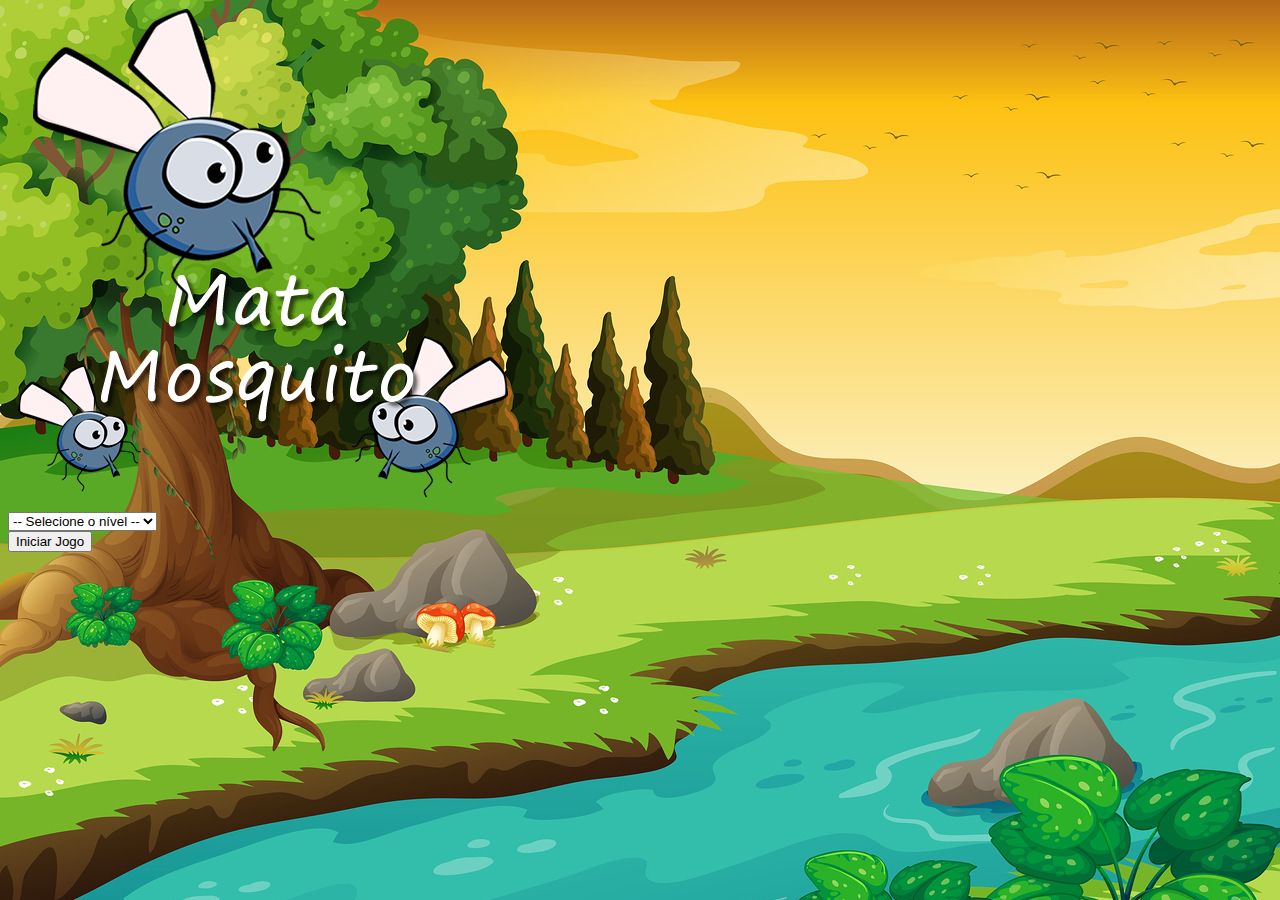
<file: index.html>
<!DOCTYPE html>
<html lang="pt-br">
	<head>
		<meta charset="utf-8">
		<meta name="viewport" content="width=device-width, initial-scale=1">
		<title>JavaScript</title>
		<link rel="stylesheet" href="https://stackpath.bootstrapcdn.com/bootstrap/4.1.3/css/bootstrap.min.css" integrity="sha384-MCw98/SFnGE8fJT3GXwEOngsV7Zt27NXFoaoApmYm81iuXoPkFOJwJ8ERdknLPMO" crossorigin="anonymous">
		<link rel="stylesheet" type="text/css" href="estilo.css">
		<script>
			function iniciarJogo() {
				var nivel = document.getElementById('nivel').value

				if (nivel === '') {
					alert('Selecione um nível para iniciar o jogo')
					return false
				}

				window.location.href = "app.html?" + nivel
			}
		</script>
	</head>
	<body>
		<div class="container">
			<div class="row">
				<div class="col">
					<div class="d-flex justify-content-center">
						<img src="imagens/game.png">	
					</div>
				</div>
			</div>
			<div class="row">
				<div class="col">
					<div class="d-flex justify-content-center">
						<div class="mb-2">
							<select class="form-control" id="nivel">
								<option value="">-- Selecione o nível --</option>
								<option value="normal">Normal</option>
								<option value="dificil">Difícil</option>
								<option value="chucknorris">Chuck Norris</option>
							</select>
						</div>
					</div>
				</div>
			</div>
			<div class="row">
				<div class="col">
					<div class="d-flex justify-content-center">
						<button type="button" class="btn btn-danger btn-lg" onclick="iniciarJogo()">Iniciar Jogo</button>	
					</div>
				</div>
			</div>
		</div>
	</body>
</html>
</file>
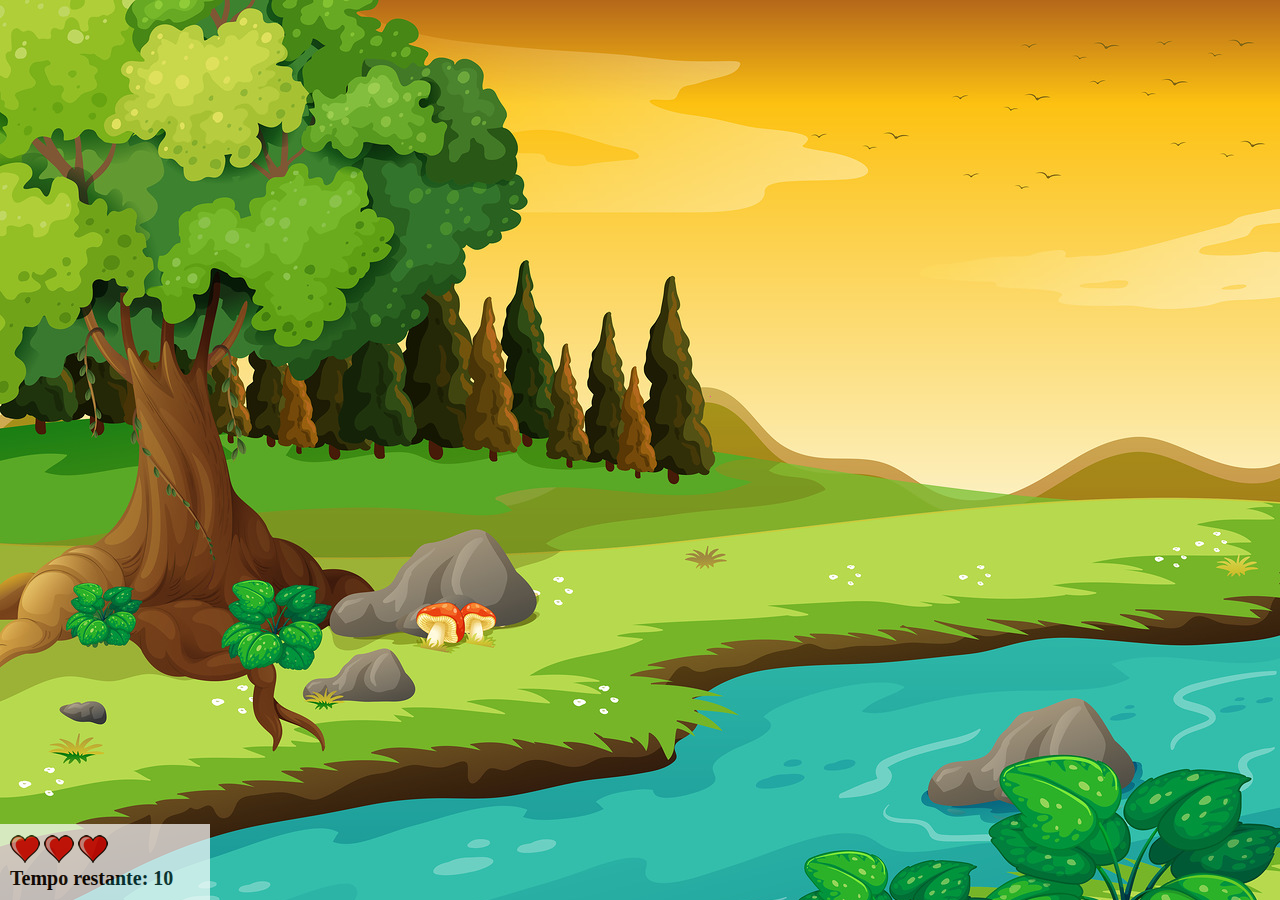
<file: app.html>
<!DOCTYPE html>
<html lang="pt-br">
	<head>
		<meta charset="utf-8">
		<meta name="viewport" content="width=device-width, initial-scale=1">
		<title>JavaScript</title>
		<link rel="stylesheet" type="text/css" href="estilo.css">
		<script src="jogo.js"></script>
	</head>
	<body onresize="ajustaTamanhoPalcoJogo()">

		<div class="painel">

			<div class="vidas">
				<img id="v1" src="imagens/coracao_cheio.png">
				<img id="v2" src="imagens/coracao_cheio.png">
				<img id="v3" src="imagens/coracao_cheio.png">
			</div>
			<div class="cronometro">
				Tempo restante: <span id="cronometro"></span>
			</div>

		</div>
		
		<script>
			document.getElementById('cronometro').innerHTML = tempo

			var criaMosquito = setInterval(function() {
				posicaoRandomica()
			}, criaMosquitoTempo)

		</script>
	</body>
</html>
</file>
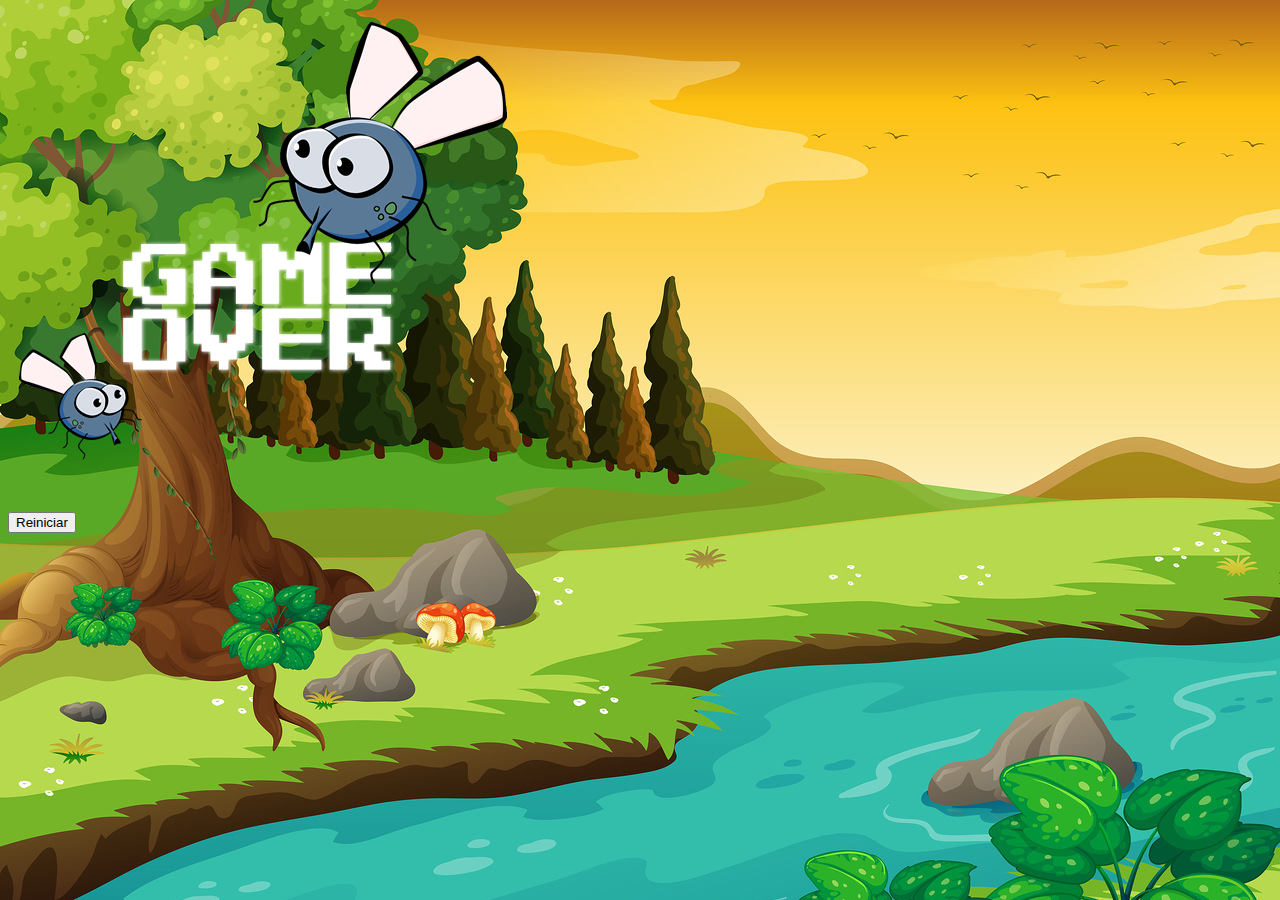
<file: fim_de_jogo.html>
<!DOCTYPE html>
<html lang="pt-br">
	<head>
		<meta charset="utf-8">
		<meta name="viewport" content="width=device-width, initial-scale=1">
		<title>JavaScript</title>
		<link rel="stylesheet" href="https://stackpath.bootstrapcdn.com/bootstrap/4.1.3/css/bootstrap.min.css" integrity="sha384-MCw98/SFnGE8fJT3GXwEOngsV7Zt27NXFoaoApmYm81iuXoPkFOJwJ8ERdknLPMO" crossorigin="anonymous">
		<link rel="stylesheet" type="text/css" href="estilo.css">
	</head>
	<body>
		<div class="container">
			<div class="row">
				<div class="col">
					<div class="d-flex justify-content-center">
						<img src="imagens/game_over.png">	
					</div>
				</div>
			</div>
			<div class="row">
				<div class="col">
					<div class="d-flex justify-content-center">
						<button type="button" class="btn btn-dark btn-lg" onclick="window.location.href = 'index.html' ">Reiniciar</button>	
					</div>
				</div>
			</div>
		</div>
	</body>
</html>
</file>
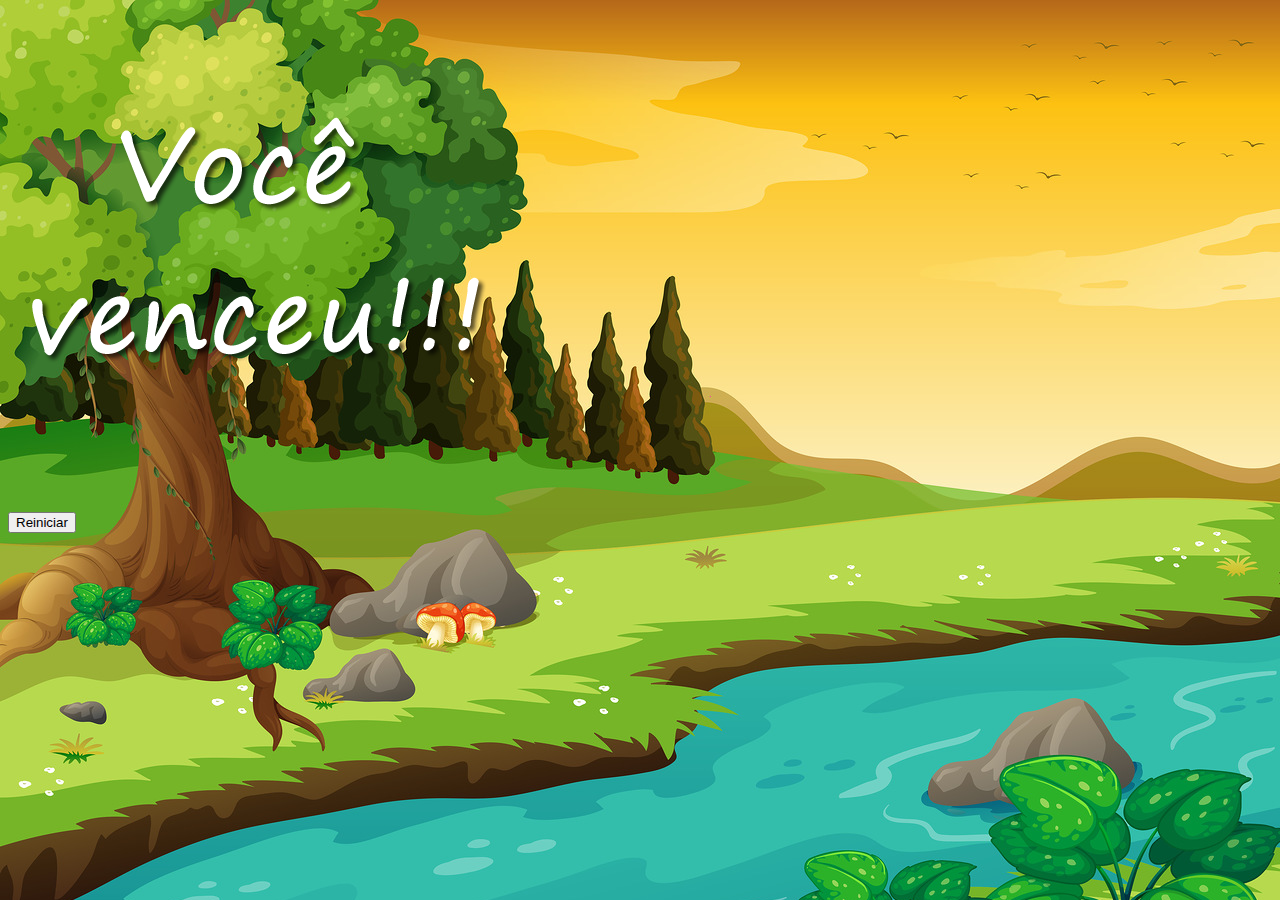
<file: vitoria.html>
<!DOCTYPE html>
<html lang="pt-br">
	<head>
		<meta charset="utf-8">
		<meta name="viewport" content="width=device-width, initial-scale=1">
		<title>JavaScript</title>
		<link rel="stylesheet" href="https://stackpath.bootstrapcdn.com/bootstrap/4.1.3/css/bootstrap.min.css" integrity="sha384-MCw98/SFnGE8fJT3GXwEOngsV7Zt27NXFoaoApmYm81iuXoPkFOJwJ8ERdknLPMO" crossorigin="anonymous">
		<link rel="stylesheet" type="text/css" href="estilo.css">
	</head>
	<body>
		<div class="container">
			<div class="row">
				<div class="col">
					<div class="d-flex justify-content-center">
						<img src="imagens/vitoria.png">	
					</div>
				</div>
			</div>
			<div class="row">
				<div class="col">
					<div class="d-flex justify-content-center">
						<button type="button" class="btn btn-dark btn-lg" onclick="window.location.href = 'index.html' ">Reiniciar</button>	
					</div>
				</div>
			</div>
		</div>
	</body>
</html>
</file>
<file: estilo.css>
html {
	cursor: url(imagens/mata_mosca.png) 30 30, auto;
}

body {
    background-image: url(imagens/bg.jpg);
    background-repeat: no-repeat  center fixed;
    background-size: cover;
}

/* js*/
.mosquito1 {
	width: 50px;
	height: 50px;
}

.mosquito2 {
	width: 70px;
	height: 70px;
}

.mosquito3 {
	width: 90px;
	height: 90px;
}

.ladoA {
	transform: scaleX(1);
}

.ladoB {
	transform: scaleX(-1);
}

/*html*/
.painel {
	position: absolute;
	width: 190px;
	padding: 10px;
	left: 0px;
	bottom: 0px;
	border-top: solid 1px #fff;
	background-color: #fff;
	opacity: 0.7;
}

.vidas {
	float: left;
}

.cronometro {
	float: left;
	font-size: 20px;
	font-weight: bold;
}
</file>
